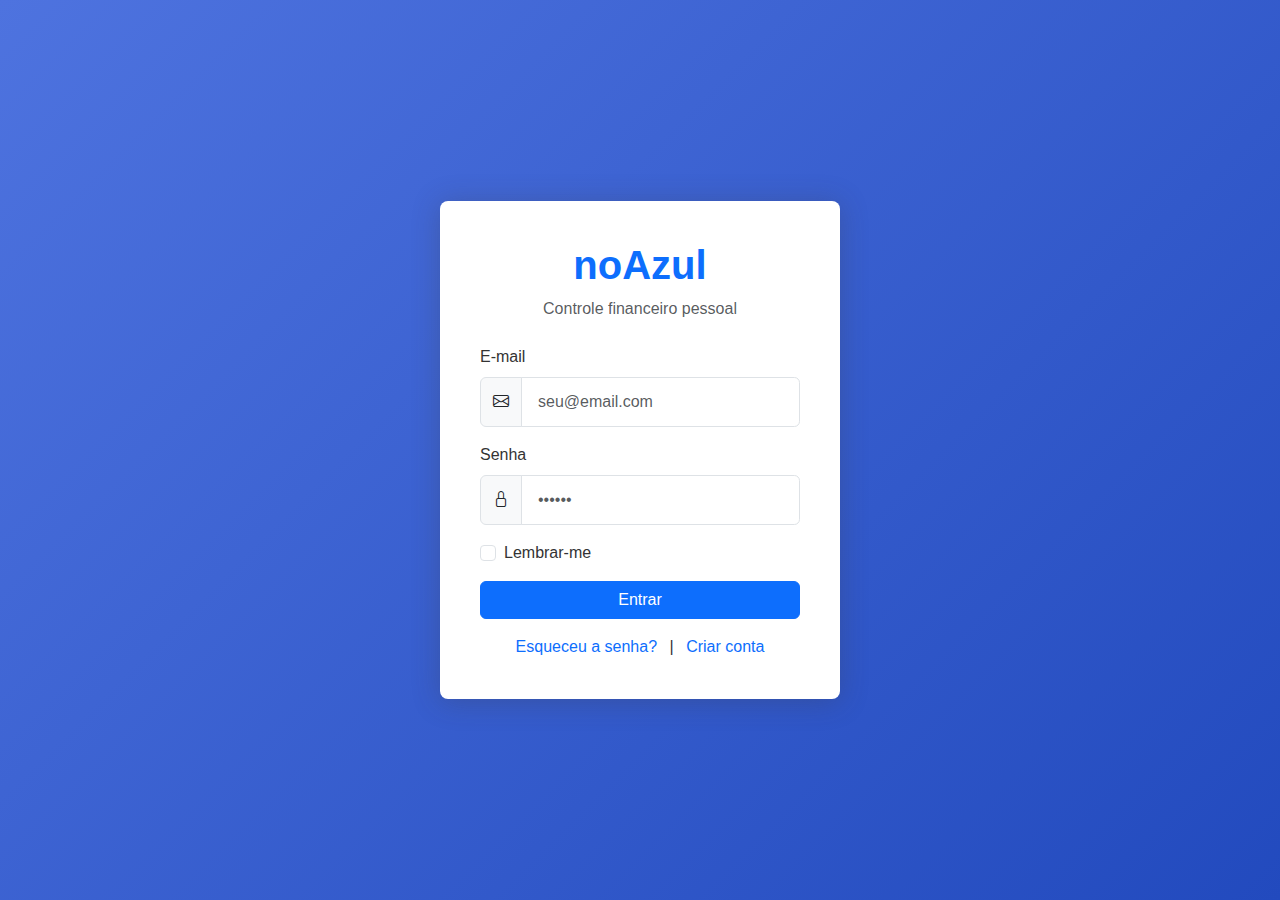
<file: index.html>
<!DOCTYPE html>
<html lang="pt-BR">
<head>
    <meta charset="UTF-8">
    <meta name="viewport" content="width=device-width, initial-scale=1.0">
    <title>noAzul - Login</title>
    <link href="https://cdn.jsdelivr.net/npm/bootstrap@5.3.0/dist/css/bootstrap.min.css" rel="stylesheet">
    <link href="https://cdn.jsdelivr.net/npm/bootstrap-icons@1.10.0/font/bootstrap-icons.css" rel="stylesheet">
    <link href="css/style.css" rel="stylesheet">
</head>
<body class="login-page">
    <div class="login-container">
        <div class="logo text-center mb-4">
            <!-- <img src="img/logo.png" alt="noAzul" width="80" class="mb-3"> -->
            <h1 class="text-primary">noAzul</h1>
            <p class="text-muted">Controle financeiro pessoal</p>
        </div>
        <form id="loginForm">
            <div class="mb-3">
                <label for="email" class="form-label">E-mail</label>
                <div class="input-group">
                    <span class="input-group-text"><i class="bi bi-envelope"></i></span>
                    <input type="email" class="form-control" id="email" placeholder="seu@email.com" required>
                </div>
            </div>
            <div class="mb-3">
                <label for="password" class="form-label">Senha</label>
                <div class="input-group">
                    <span class="input-group-text"><i class="bi bi-lock"></i></span>
                    <input type="password" class="form-control" id="password" placeholder="••••••" required>
                </div>
            </div>
            <div class="mb-3 form-check">
                <input type="checkbox" class="form-check-input" id="remember">
                <label class="form-check-label" for="remember">Lembrar-me</label>
            </div>
            <button type="button" class="btn btn-primary w-100 mb-3" id="btEntrar">Entrar</button>
            <div class="text-center">
                <a href="#" class="text-decoration-none">Esqueceu a senha?</a>
                <span class="mx-2">|</span>
                <a href="#" class="text-decoration-none">Criar conta</a>
            </div>
        </form>
    </div>

    <script src="https://code.jquery.com/jquery-3.6.0.min.js"></script>
    <script src="https://cdn.jsdelivr.net/npm/bootstrap@5.3.0/dist/js/bootstrap.bundle.min.js"></script>
    <script src="js/auth.js"></script>
</body>
</html>
</file>
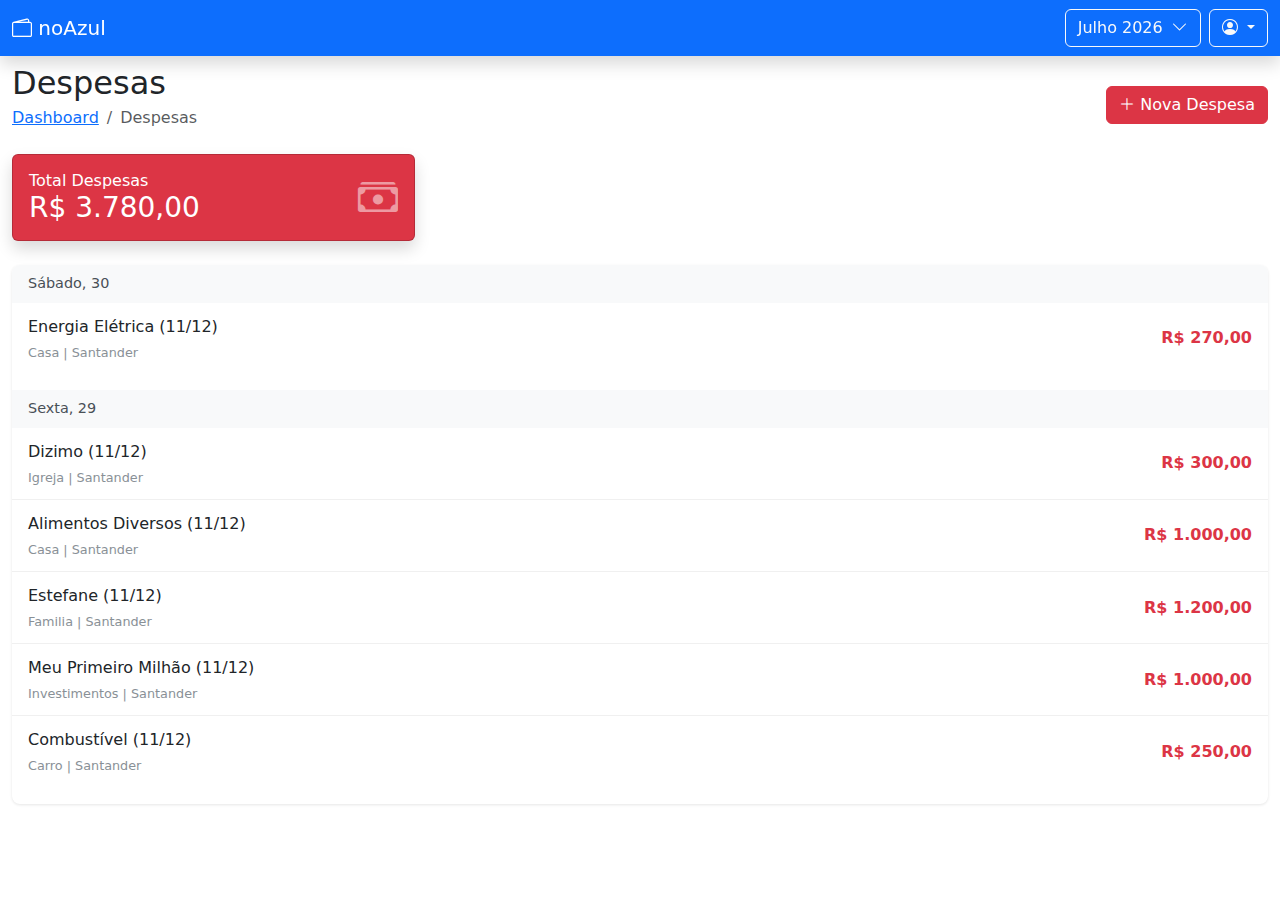
<file: despesas.html>
<!DOCTYPE html>
<html lang="pt-BR">
<head>
    <meta charset="UTF-8">
    <meta name="viewport" content="width=device-width, initial-scale=1.0">
    <title>noAzul - Despesas</title>
    <link href="https://cdn.jsdelivr.net/npm/bootstrap@5.3.0/dist/css/bootstrap.min.css" rel="stylesheet">
    <script src="https://code.jquery.com/jquery-3.6.0.min.js"></script>
    <script src="js/script.js"></script>
    <link href="https://cdn.jsdelivr.net/npm/bootstrap-icons@1.10.0/font/bootstrap-icons.css" rel="stylesheet">
    <link href="css/despesas.css" rel="stylesheet">
</head>
<body>
    <nav class="navbar navbar-expand-lg navbar-dark bg-primary fixed-top shadow">
        <div class="container-fluid">
            <a class="navbar-brand" href="dashboard.html">
                <i class="bi bi-wallet2"></i> noAzul
            </a>
            <button class="btn btn-outline-light ms-auto" id="monthYearBtn">
                <span id="currentMonthYear">Março 2023</span>
                <i class="bi bi-chevron-down ms-1"></i>
            </button>
            <div class="dropdown ms-2">
                <button class="btn btn-outline-light dropdown-toggle" data-bs-toggle="dropdown">
                    <i class="bi bi-person-circle"></i>
                </button>
                <ul class="dropdown-menu dropdown-menu-end">
                    <li><a class="dropdown-item" href="#"><i class="bi bi-person me-2"></i>Perfil</a></li>
                    <li><a class="dropdown-item" href="#"><i class="bi bi-gear me-2"></i>Configurações</a></li>
                    <li><hr class="dropdown-divider"></li>
                    <li><a class="dropdown-item" href="index.html"><i class="bi bi-box-arrow-right me-2"></i>Sair</a></li>
                </ul>
            </div>
        </div>
    </nav>
    
    <div class="container-fluid mt-5 pt-3">
        <div class="d-flex justify-content-between align-items-center mb-2">
            <div>
                <h2 class="mb-1">Despesas</h2>
                <nav aria-label="breadcrumb">
                    <ol class="breadcrumb">
                        <li class="breadcrumb-item"><a href="dashboard.html">Dashboard</a></li>
                        <li class="breadcrumb-item active">Despesas</li>
                    </ol>
                </nav>
            </div>
            <button class="btn btn-danger" data-bs-toggle="modal" data-bs-target="#novaDespesaModal">
                <i class="bi bi-plus-lg"></i> Nova Despesa
            </button>
        </div>

        <!-- Filtros e estatísticas -->
        <div class="row mb-4">
            <!-- <div class="col-md-8">
                <div class="card shadow">
                    <div class="card-body py-3">
                        <div class="d-flex align-items-center">
                            <button class="btn btn-outline-secondary me-2" id="filtroAvancadoBtn">
                                <i class="bi bi-funnel"></i> Filtros
                            </button>
                            <div class="input-group me-2" style="width: 200px;">
                                <span class="input-group-text"><i class="bi bi-calendar"></i></span>
                                <select class="form-select" id="periodoSelect">
                                    <option value="este-mes">Este Mês</option>
                                    <option value="mes-passado">Mês Passado</option>
                                    <option value="ultimos-3-meses">Últimos 3 Meses</option>
                                    <option value="personalizado">Personalizado</option>
                                </select>
                            </div> 
                            <div class="input-group" style="width: 200px;">
                                <span class="input-group-text"><i class="bi bi-tag"></i></span>
                                <select class="form-select" id="categoriaSelect">
                                    <option value="">Todas Categorias</option>
                                    <option value="alimentacao">Alimentação</option>
                                    <option value="moradia">Moradia</option>
                                    <option value="transporte">Transporte</option>
                                </select>
                            </div>
                        </div>
                    </div>
                </div>
            </div> -->
            <div class="col-md-4">
                <div class="card bg-danger text-white shadow">
                    <div class="card-body py-3">
                        <div class="d-flex justify-content-between align-items-center">
                            <div>
                                <h6 class="mb-0">Total Despesas</h6>
                                <h3 class="mb-0" id="totalDespesas">R$ 3.780,00</h3>
                            </div>
                            <i class="bi bi-cash-stack display-6 opacity-50"></i>
                        </div>
                    </div>
                </div>
            </div>
        </div>

        <!-- Lista de despesas -->
        <div class="transactions-list">
            <!-- Grupo por data - Sábado, 30 -->
            <div class="transaction-group">
                <div class="transaction-date bg-light">Sábado, 30</div>
                
                <div class="transaction-item">
                    <div class="transaction-main">
                        <div class="transaction-title">Energia Elétrica (11/12)</div>
                        <div class="transaction-details small text-muted">Casa | Santander</div> <!-- Texto menor e baixa densidade -->
                    </div>
                    <div class="transaction-amount text-danger">R$ 270,00</div>
                </div>
            </div>

            <!-- Grupo por data - Sexta, 29 -->
            <div class="transaction-group">
                <div class="transaction-date bg-light">Sexta, 29</div>
                
                <div class="transaction-item">
                    <div class="transaction-main">
                        <div class="transaction-title">Dizimo (11/12)</div>
                        <div class="transaction-details small text-muted">Igreja | Santander</div>
                    </div>
                    <div class="transaction-amount text-danger">R$ 300,00</div>
                </div>

                <div class="transaction-item">
                    <div class="transaction-main">
                        <div class="transaction-title">Alimentos Diversos (11/12)</div>
                        <div class="transaction-details small text-muted">Casa | Santander</div>
                    </div>
                    <div class="transaction-amount text-danger">R$ 1.000,00</div>
                </div>

                <div class="transaction-item">
                    <div class="transaction-main">
                        <div class="transaction-title">Estefane (11/12)</div>
                        <div class="transaction-details small text-muted">Familia | Santander</div>
                    </div>
                    <div class="transaction-amount text-danger">R$ 1.200,00</div>
                </div>

                <div class="transaction-item">
                    <div class="transaction-main">
                        <div class="transaction-title">Meu Primeiro Milhão (11/12)</div>
                        <div class="transaction-details small text-muted">Investimentos | Santander</div>
                    </div>
                    <div class="transaction-amount text-danger">R$ 1.000,00</div>
                </div>

                <div class="transaction-item">
                    <div class="transaction-main">
                        <div class="transaction-title">Combustível (11/12)</div>
                        <div class="transaction-details small text-muted">Carro | Santander</div>
                    </div>
                    <div class="transaction-amount text-danger">R$ 250,00</div>
                </div>
            </div>
        </div>
    </div>

    <!-- Modal de nova despesa -->
    <div class="modal fade" id="novaDespesaModal" tabindex="-1" aria-hidden="true">
        <div class="modal-dialog">
            <div class="modal-content">
                <div class="modal-header">
                    <h5 class="modal-title">Nova Despesa</h5>
                    <button type="button" class="btn-close" data-bs-dismiss="modal"></button>
                </div>
                <form id="formNovaDespesa">
                    <div class="modal-body">
                        <div class="mb-3">
                            <label for="despesaDescricao" class="form-label">Descrição</label>
                            <input type="text" class="form-control" id="despesaDescricao" required>
                        </div>
                        <div class="row mb-3">
                            <div class="col-md-6">
                                <label for="despesaValor" class="form-label">Valor (R$)</label>
                                <input type="number" step="0.01" class="form-control" id="despesaValor" required>
                            </div>
                            <div class="col-md-6">
                                <label for="despesaData" class="form-label">Data</label>
                                <input type="date" class="form-control" id="despesaData" required>
                            </div>
                        </div>
                        <div class="mb-3">
                            <label for="despesaCategoria" class="form-label">Categoria</label>
                            <select class="form-select" id="despesaCategoria" required>
                                <option value="">Selecione...</option>
                                <option value="alimentacao">Alimentação</option>
                                <option value="moradia">Moradia</option>
                                <option value="transporte">Transporte</option>
                                <option value="lazer">Lazer</option>
                                <option value="saude">Saúde</option>
                                <option value="outros">Outros</option>
                            </select>
                        </div>
                        <div class="mb-3">
                            <label for="despesaObservacao" class="form-label">Observação</label>
                            <textarea class="form-control" id="despesaObservacao" rows="2"></textarea>
                        </div>
                        <div class="mb-3 form-check">
                            <input type="checkbox" class="form-check-input" id="despesaEfetivada">
                            <label class="form-check-label" for="despesaEfetivada">Despesa efetivada</label>
                        </div>
                        <div class="mb-3">
                            <div class="form-check form-switch">
                                <input class="form-check-input" type="checkbox" id="despesaRepetir">
                                <label class="form-check-label" for="despesaRepetir">Repetir despesa</label>
                            </div>
                            <div id="repeticaoOptions" class="mt-2 p-3 bg-light rounded" style="display: none;">
                                <div class="mb-2">
                                    <label class="form-label">Repetir a cada</label>
                                    <div class="input-group">
                                        <input type="number" class="form-control" value="1" min="1">
                                        <select class="form-select">
                                            <option value="month">Mês(es)</option>
                                            <option value="year">Ano(s)</option>
                                        </select>
                                    </div>
                                </div>
                                <div class="mb-2">
                                    <label class="form-label">Até</label>
                                    <div>
                                        <div class="form-check">
                                            <input class="form-check-input" type="radio" name="repetirAte" id="repetirAteData" checked>
                                            <label class="form-check-label" for="repetirAteData">
                                                Data específica
                                            </label>
                                            <input type="date" class="form-control mt-1" id="repetirAteDataValue">
                                        </div>
                                        <div class="form-check">
                                            <input class="form-check-input" type="radio" name="repetirAte" id="repetirAteVezes">
                                            <label class="form-check-label" for="repetirAteVezes">
                                                Número de ocorrências
                                            </label>
                                            <input type="number" class="form-control mt-1" id="repetirAteVezesValue" min="2" value="12" disabled>
                                        </div>
                                    </div>
                                </div>
                            </div>
                        </div>
                    </div>
                    <div class="modal-footer">
                        <button type="button" class="btn btn-secondary" data-bs-dismiss="modal">Cancelar</button>
                        <button type="submit" class="btn btn-danger">Salvar Despesa</button>
                    </div>
                </form>
            </div>
        </div>
    </div>

    <!-- Modal de filtro avançado -->
    <div class="modal fade" id="filtroAvancadoModal" tabindex="-1" aria-hidden="true">
        <div class="modal-dialog modal-lg">
            <div class="modal-content">
                <div class="modal-header">
                    <h5 class="modal-title">Filtro Avançado</h5>
                    <button type="button" class="btn-close" data-bs-dismiss="modal"></button>
                </div>
                <form id="formFiltroAvancado">
                    <div class="modal-body">
                        <div class="row mb-3">
                            <div class="col-md-6">
                                <label for="filtroDataInicio" class="form-label">Data Inicial</label>
                                <input type="date" class="form-control" id="filtroDataInicio">
                            </div>
                            <div class="col-md-6">
                                <label for="filtroDataFim" class="form-label">Data Final</label>
                                <input type="date" class="form-control" id="filtroDataFim">
                            </div>
                        </div>
                        <div class="mb-3">
                            <label for="filtroCategoria" class="form-label">Categoria</label>
                            <select class="form-select" id="filtroCategoria" multiple>
                                <option value="alimentacao">Alimentação</option>
                                <option value="moradia">Moradia</option>
                                <option value="transporte">Transporte</option>
                                <option value="lazer">Lazer</option>
                                <option value="saude">Saúde</option>
                                <option value="outros">Outros</option>
                            </select>
                        </div>
                        <div class="mb-3">
                            <label for="filtroValorMin" class="form-label">Valor Mínimo</label>
                            <input type="number" step="0.01" class="form-control" id="filtroValorMin" placeholder="R$ 0,00">
                        </div>
                        <div class="mb-3">
                            <label for="filtroValorMax" class="form-label">Valor Máximo</label>
                            <input type="number" step="0.01" class="form-control" id="filtroValorMax" placeholder="R$ 10.000,00">
                        </div>
                        <div class="mb-3">
                            <label class="form-label">Status</label>
                            <div>
                                <div class="form-check form-check-inline">
                                    <input class="form-check-input" type="checkbox" id="filtroStatusEfetivado" checked>
                                    <label class="form-check-label" for="filtroStatusEfetivado">Efetivado</label>
                                </div>
                                <div class="form-check form-check-inline">
                                    <input class="form-check-input" type="checkbox" id="filtroStatusPendente" checked>
                                    <label class="form-check-label" for="filtroStatusPendente">Pendente</label>
                                </div>
                            </div>
                        </div>
                        <div class="mb-3">
                            <label for="filtroDescricao" class="form-label">Palavra-chave</label>
                            <input type="text" class="form-control" id="filtroDescricao" placeholder="Pesquisar na descrição">
                        </div>
                        <div class="mb-3">
                            <label class="form-label">Forma de Pagamento</label>
                            <div>
                                <div class="form-check form-check-inline">
                                    <input class="form-check-input" type="checkbox" id="filtroPagamentoDinheiro" checked>
                                    <label class="form-check-label" for="filtroPagamentoDinheiro">Dinheiro</label>
                                </div>
                                <div class="form-check form-check-inline">
                                    <input class="form-check-input" type="checkbox" id="filtroPagamentoCartao" checked>
                                    <label class="form-check-label" for="filtroPagamentoCartao">Cartão</label>
                                </div>
                                <div class="form-check form-check-inline">
                                    <input class="form-check-input" type="checkbox" id="filtroPagamentoPix" checked>
                                    <label class="form-check-label" for="filtroPagamentoPix">PIX</label>
                                </div>
                            </div>
                        </div>
                    </div>
                    <div class="modal-footer">
                        <button type="button" class="btn btn-outline-secondary" id="limparFiltros">Limpar Filtros</button>
                        <button type="submit" class="btn btn-danger">Aplicar Filtros</button>
                    </div>
                </form>
            </div>
        </div>
    </div>

    <script src="https://code.jquery.com/jquery-3.6.0.min.js"></script>
    <script src="https://cdn.jsdelivr.net/npm/bootstrap@5.3.0/dist/js/bootstrap.bundle.min.js"></script>
    <script src="js/despesas.js"></script>
</body>
</html>
</file>
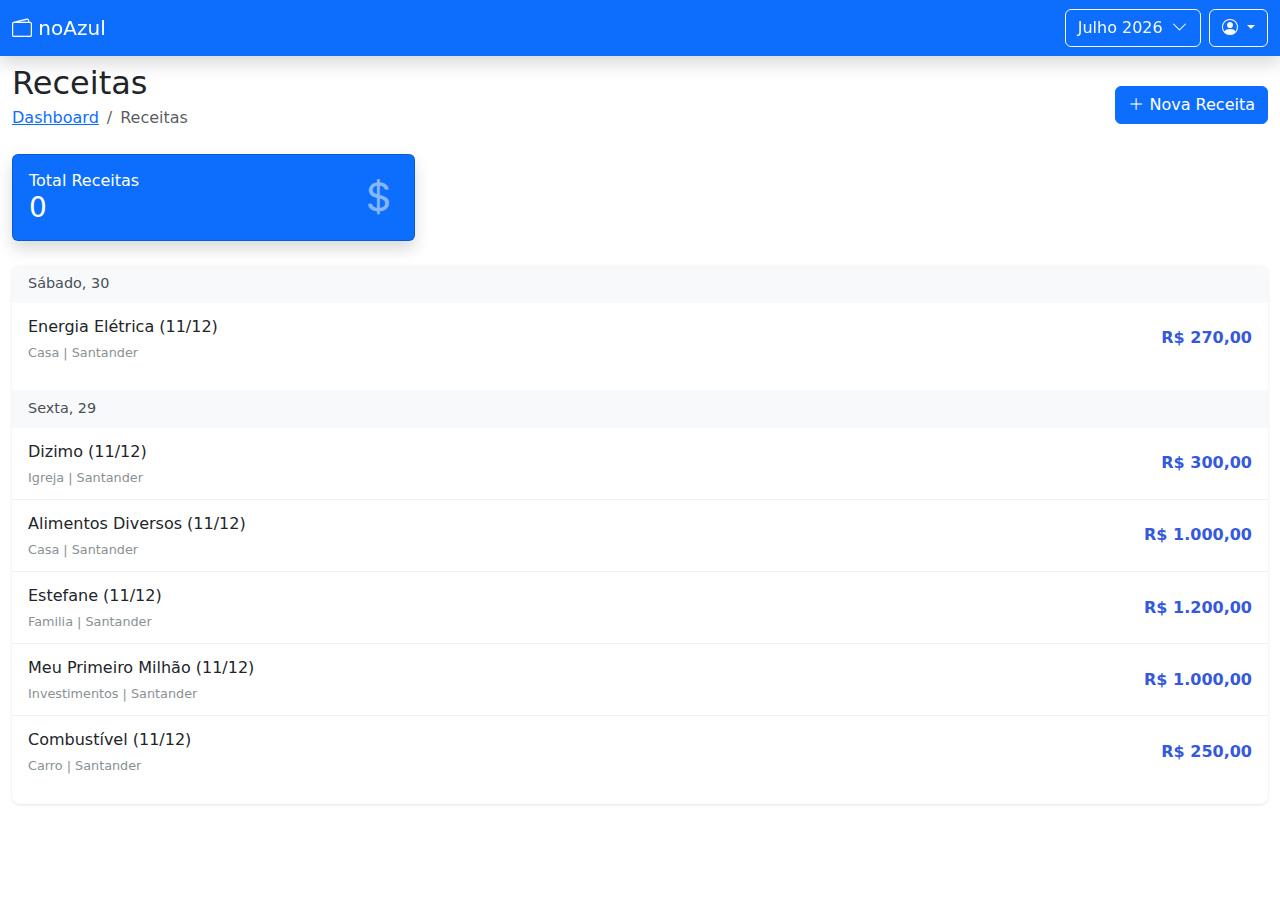
<file: receitas.html>
<!DOCTYPE html>
<html lang="pt-BR">
<head>
    <meta charset="UTF-8">
    <meta name="viewport" content="width=device-width, initial-scale=1.0">
    <title>noAzul - Receitas</title>
    <link href="https://cdn.jsdelivr.net/npm/bootstrap@5.3.0/dist/css/bootstrap.min.css" rel="stylesheet">
    <link href="https://cdn.jsdelivr.net/npm/bootstrap-icons@1.10.0/font/bootstrap-icons.css" rel="stylesheet">
    <script src="https://code.jquery.com/jquery-3.6.0.min.js"></script>
    <link href="css/receitas.css" rel="stylesheet">
    <script src="js/script.js"></script>
</head>
<body>
    <nav class="navbar navbar-expand-lg navbar-dark bg-primary fixed-top shadow">
        <div class="container-fluid">
            <a class="navbar-brand" href="dashboard.html">
                <i class="bi bi-wallet2"></i> noAzul
            </a>
            <button class="btn btn-outline-light ms-auto" id="monthYearBtn">
                <span id="currentMonthYear"></span>
                <i class="bi bi-chevron-down ms-1"></i>
            </button>
            <div class="dropdown ms-2">
                <button class="btn btn-outline-light dropdown-toggle" data-bs-toggle="dropdown">
                    <i class="bi bi-person-circle"></i>
                </button>
                <ul class="dropdown-menu dropdown-menu-end">
                    <li><a class="dropdown-item" href="#"><i class="bi bi-person me-2"></i>Perfil</a></li>
                    <li><a class="dropdown-item" href="#"><i class="bi bi-gear me-2"></i>Configurações</a></li>
                    <li><hr class="dropdown-divider"></li>
                    <li><a class="dropdown-item" href="index.html"><i class="bi bi-box-arrow-right me-2"></i>Sair</a></li>
                </ul>
            </div>
        </div>
    </nav>
    
    <div class="container-fluid mt-5 pt-3">
        <div class="d-flex justify-content-between align-items-center mb-2">
            <div>
                <h2 class="mb-1">Receitas</h2>
                <nav aria-label="breadcrumb">
                    <ol class="breadcrumb">
                        <li class="breadcrumb-item"><a href="dashboard.html">Dashboard</a></li>
                        <li class="breadcrumb-item active">Receitas</li>
                    </ol>
                </nav>
            </div>
            <button class="btn btn-primary" data-bs-toggle="modal" data-bs-target="#novaReceitaModal">
                <i class="bi bi-plus-lg"></i> Nova Receita
            </button>
        </div>

        <!-- Filtros e estatísticas -->
        <div class="row mb-4">
            <!-- <div class="col-md-8">
                <div class="card shadow">
                    <div class="card-body py-3">
                        <div class="d-flex align-items-center">
                            <button class="btn btn-outline-secondary me-2" id="filtroAvancadoBtn">
                                <i class="bi bi-funnel"></i> Filtros
                            </button>
                            <div class="input-group me-2" style="width: 200px;">
                                <span class="input-group-text"><i class="bi bi-calendar"></i></span>
                                <select class="form-select" id="periodoSelect">
                                    <option value="este-mes">Este Mês</option>
                                    <option value="mes-passado">Mês Passado</option>
                                    <option value="ultimos-3-meses">Últimos 3 Meses</option>
                                    <option value="personalizado">Personalizado</option>
                                </select>
                            </div>
                            <div class="input-group" style="width: 200px;">
                                <span class="input-group-text"><i class="bi bi-tag"></i></span>
                                <select class="form-select" id="categoriaSelect">
                                    <option value="">Todas Categorias</option>
                                    <option value="salario">Salário</option>
                                    <option value="freelance">Freelance</option>
                                    <option value="investimentos">Investimentos</option>
                                </select>
                            </div>
                        </div>
                    </div>
                </div>
            </div> -->
            <div class="col-md-4">
                <div class="card bg-primary text-white shadow">
                    <div class="card-body py-3">
                        <div class="d-flex justify-content-between align-items-center">
                            <div>
                                <h6 class="mb-0">Total Receitas</h6>
                                <h3 class="mb-0" id="totalReceitas">0</h3>
                            </div>
                            <i class="bi bi-currency-dollar display-6 opacity-50"></i>
                        </div>
                    </div>
                </div>
            </div>
        </div>

        <!-- Lista de receitas -->
        <div class="transactions-list">
            <!-- Grupo por data - Sábado, 30 -->
            <div class="transaction-group">
                <div class="transaction-date bg-light">Sábado, 30</div>
                
                <div class="transaction-item">
                    <div class="transaction-main">
                        <div class="transaction-title">Energia Elétrica (11/12)</div>
                        <div class="transaction-details small text-muted">Casa | Santander</div> <!-- Texto menor e baixa densidade -->
                    </div>
                    <div class="transaction-amount text-danger">R$ 270,00</div>
                </div>
            </div>

            <!-- Grupo por data - Sexta, 29 -->
            <div class="transaction-group">
                <div class="transaction-date bg-light">Sexta, 29</div>
                
                <div class="transaction-item">
                    <div class="transaction-main">
                        <div class="transaction-title">Dizimo (11/12)</div>
                        <div class="transaction-details small text-muted">Igreja | Santander</div>
                    </div>
                    <div class="transaction-amount text-danger">R$ 300,00</div>
                </div>

                <div class="transaction-item">
                    <div class="transaction-main">
                        <div class="transaction-title">Alimentos Diversos (11/12)</div>
                        <div class="transaction-details small text-muted">Casa | Santander</div>
                    </div>
                    <div class="transaction-amount text-danger">R$ 1.000,00</div>
                </div>

                <div class="transaction-item">
                    <div class="transaction-main">
                        <div class="transaction-title">Estefane (11/12)</div>
                        <div class="transaction-details small text-muted">Familia | Santander</div>
                    </div>
                    <div class="transaction-amount text-danger">R$ 1.200,00</div>
                </div>

                <div class="transaction-item">
                    <div class="transaction-main">
                        <div class="transaction-title">Meu Primeiro Milhão (11/12)</div>
                        <div class="transaction-details small text-muted">Investimentos | Santander</div>
                    </div>
                    <div class="transaction-amount text-danger">R$ 1.000,00</div>
                </div>

                <div class="transaction-item">
                    <div class="transaction-main">
                        <div class="transaction-title">Combustível (11/12)</div>
                        <div class="transaction-details small text-muted">Carro | Santander</div>
                    </div>
                    <div class="transaction-amount text-danger">R$ 250,00</div>
                </div>
            </div>
        </div>
    </div>

    <!-- Modal de nova receita -->
    <div class="modal fade" id="novaReceitaModal" tabindex="-1" aria-hidden="true">
        <div class="modal-dialog">
            <div class="modal-content">
                <div class="modal-header">
                    <h5 class="modal-title">Nova Receita</h5>
                    <button type="button" class="btn-close" data-bs-dismiss="modal"></button>
                </div>
                <form id="formNovaReceita">
                    <div class="modal-body">
                        <div class="mb-3">
                            <label for="receitaDescricao" class="form-label">Descrição</label>
                            <input type="text" class="form-control" id="receitaDescricao" required>
                        </div>
                        <div class="row mb-3">
                            <div class="col-md-6">
                                <label for="receitaValor" class="form-label">Valor (R$)</label>
                                <input type="number" step="0.01" class="form-control" id="receitaValor" required>
                            </div>
                            <div class="col-md-6">
                                <label for="receitaData" class="form-label">Data</label>
                                <input type="date" class="form-control" id="receitaData" required>
                            </div>
                        </div>
                        <div class="mb-3">
                            <label for="receitaConta" class="form-label">Conta</label>
                            <select class="form-select" id="receitaConta" required>
                                <option value="">Selecione uma conta...</option>
                                <option value="1">Santander</option>
                                <option value="2">Nubank</option>
                                <!-- Preencher dinamicamente via API -->
                            </select>
                        </div>
                        <div class="mb-3">
                            <label for="receitaCategoria" class="form-label">Categoria</label>
                            <select class="form-select" id="receitaCategoria" required>
                                <option value="">Selecione uma categoria...</option>
                                <option value="1">Salário</option>
                                <option value="2">Freelance</option>
                                <!-- Preencher dinamicamente via API -->
                            </select>
                        </div>
                        <div class="mb-3">
                            <label for="receitaObservacao" class="form-label">Observação</label>
                            <textarea class="form-control" id="receitaObservacao" rows="2"></textarea>
                        </div>
                        <div class="mb-3 form-check">
                            <input type="checkbox" class="form-check-input" id="receitaEfetivada">
                            <label class="form-check-label" for="receitaEfetivada">Receita efetivada</label>
                        </div>
                        <div class="mb-3">
                            <div class="form-check form-switch">
                                <input class="form-check-input" type="checkbox" id="receitaRepetir">
                                <label class="form-check-label" for="receitaRepetir">Repetir receita</label>
                            </div>
                            <div id="repeticaoOptions" class="mt-2 p-3 bg-light rounded" style="display: none;">
                                <div class="mb-2">
                                    <label class="form-label">Repetir a cada</label>
                                    <div class="input-group">
                                        <input type="number" class="form-control" value="1" min="1">
                                        <select class="form-select">
                                            <option value="month">Mês(es)</option>
                                            <option value="year">Ano(s)</option>
                                        </select>
                                    </div>
                                </div>
                                <div class="mb-2">
                                    <label class="form-label">Até</label>
                                    <div>
                                        <div class="form-check">
                                            <input class="form-check-input" type="radio" name="repetirAte" id="repetirAteData" checked>
                                            <label class="form-check-label" for="repetirAteData">
                                                Data específica
                                            </label>
                                            <input type="date" class="form-control mt-1" id="repetirAteDataValue">
                                        </div>
                                        <div class="form-check">
                                            <input class="form-check-input" type="radio" name="repetirAte" id="repetirAteVezes">
                                            <label class="form-check-label" for="repetirAteVezes">
                                                Número de ocorrências
                                            </label>
                                            <input type="number" class="form-control mt-1" id="repetirAteVezesValue" min="2" value="12" disabled>
                                        </div>
                                    </div>
                                </div>
                            </div>
                        </div>
                    </div>
                    <div class="modal-footer">
                        <button type="button" class="btn btn-secondary" data-bs-dismiss="modal">Cancelar</button>
                        <button type="submit" class="btn btn-primary">Salvar Receita</button>
                    </div>
                </form>
            </div>
        </div>
    </div>

    <!-- Modal de filtro avançado -->
    <div class="modal fade" id="filtroAvancadoModal" tabindex="-1" aria-hidden="true">
        <div class="modal-dialog modal-lg">
            <div class="modal-content">
                <div class="modal-header">
                    <h5 class="modal-title">Filtro Avançado</h5>
                    <button type="button" class="btn-close" data-bs-dismiss="modal"></button>
                </div>
                <form id="formFiltroAvancado">
                    <div class="modal-body">
                        <div class="row mb-3">
                            <div class="col-md-6">
                                <label for="filtroDataInicio" class="form-label">Data Inicial</label>
                                <input type="date" class="form-control" id="filtroDataInicio">
                            </div>
                            <div class="col-md-6">
                                <label for="filtroDataFim" class="form-label">Data Final</label>
                                <input type="date" class="form-control" id="filtroDataFim">
                            </div>
                        </div>
                        <div class="mb-3">
                            <label for="filtroCategoria" class="form-label">Categoria</label>
                            <select class="form-select" id="filtroCategoria" multiple>
                                <option value="salario">Salário</option>
                                <option value="freelance">Freelance</option>
                                <option value="investimentos">Investimentos</option>
                                <option value="outros">Outros</option>
                            </select>
                        </div>
                        <div class="mb-3">
                            <label for="filtroValorMin" class="form-label">Valor Mínimo</label>
                            <input type="number" step="0.01" class="form-control" id="filtroValorMin" placeholder="R$ 0,00">
                        </div>
                        <div class="mb-3">
                            <label for="filtroValorMax" class="form-label">Valor Máximo</label>
                            <input type="number" step="0.01" class="form-control" id="filtroValorMax" placeholder="R$ 10.000,00">
                        </div>
                        <div class="mb-3">
                            <label class="form-label">Status</label>
                            <div>
                                <div class="form-check form-check-inline">
                                    <input class="form-check-input" type="checkbox" id="filtroStatusEfetivado" checked>
                                    <label class="form-check-label" for="filtroStatusEfetivado">Efetivado</label>
                                </div>
                                <div class="form-check form-check-inline">
                                    <input class="form-check-input" type="checkbox" id="filtroStatusPendente" checked>
                                    <label class="form-check-label" for="filtroStatusPendente">Pendente</label>
                                </div>
                            </div>
                        </div>
                        <div class="mb-3">
                            <label for="filtroDescricao" class="form-label">Palavra-chave</label>
                            <input type="text" class="form-control" id="filtroDescricao" placeholder="Pesquisar na descrição">
                        </div>
                    </div>
                    <div class="modal-footer">
                        <button type="button" class="btn btn-outline-secondary" id="limparFiltros">Limpar Filtros</button>
                        <button type="submit" class="btn btn-primary">Aplicar Filtros</button>
                    </div>
                </form>
            </div>
        </div>
    </div>

    <script src="https://code.jquery.com/jquery-3.6.0.min.js"></script>
    <script src="https://cdn.jsdelivr.net/npm/bootstrap@5.3.0/dist/js/bootstrap.bundle.min.js"></script>
    <script src="js/receitas.js"></script>
</body>
</html>
</file>
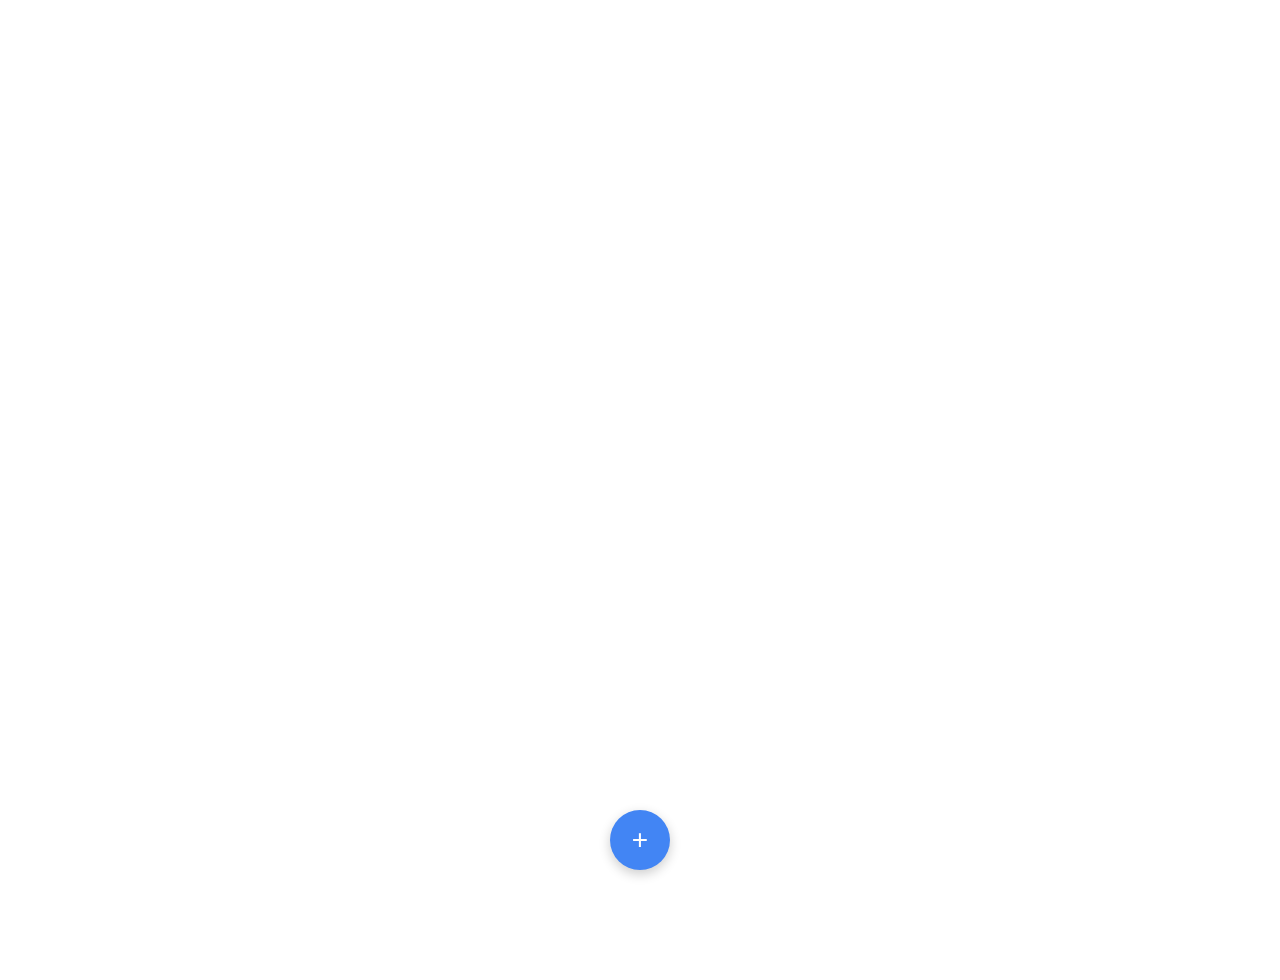
<file: testeBotao.html>
<!DOCTYPE html>
<html lang="pt-br">
<head>
    <meta charset="UTF-8">
    <meta name="viewport" content="width=device-width, initial-scale=1.0">
    <title>Botão Flutuante</title>
    <link rel="stylesheet" href="https://cdnjs.cloudflare.com/ajax/libs/font-awesome/6.0.0-beta3/css/all.min.css">
    <style>
        body {
            font-family: Arial, sans-serif;
            margin: 0;
            min-height: 100vh;
            position: relative;
            padding-bottom: 80px; /* Espaço reduzido para o botão menor */
        }
        
        .fab-container {
            position: fixed;
            bottom: 30px;
            left: 50%;
            transform: translateX(-50%);
            width: 60px; /* Ajustado para o botão principal de 60px */
            height: 60px;
            z-index: 1000;
        }
        
        .main-button {
            position: absolute;
            width: 60px; /* Reduzido de 80px para 60px */
            height: 60px;
            border-radius: 50%;
            background-color: #4285f4;
            color: white;
            border: none;
            cursor: pointer;
            box-shadow: 0 4px 12px rgba(0,0,0,0.2);
            font-size: 28px; /* Reduzido de 36px para 28px */
            z-index: 10;
            transition: all 0.3s;
            bottom: 0;
            left: 0;
            display: flex;
            justify-content: center;
            align-items: center;
        }
        
        .main-button:hover {
            transform: scale(1.05);
            box-shadow: 0 6px 16px rgba(0,0,0,0.3);
        }
        
        .sub-button {
            position: absolute;
            width: 40px; /* Reduzido de 60px para 40px */
            height: 40px;
            border-radius: 50%;
            background-color: white;
            border: none;
            cursor: pointer;
            box-shadow: 0 3px 10px rgba(0,0,0,0.2);
            font-size: 18px; /* Reduzido de 24px para 18px */
            transition: all 0.4s cubic-bezier(0.68, -0.55, 0.265, 1.55);
            opacity: 0;
            z-index: 1;
            display: flex;
            justify-content: center;
            align-items: center;
            bottom: 10px;
            left: 10px;
        }
        
        .sub-button:hover {
            transform: scale(1.1) !important;
        }
        
        /* Cores dos botões */
        .sub-button:nth-child(2) {
            background-color: #ff4444;
            color: white;
        }
        
        .sub-button:nth-child(3) {
            background-color: #00C851;
            color: white;
        }
        
        .sub-button:nth-child(4) {
            background-color: #ffbb33;
            color: white;
        }
        
        .sub-button:nth-child(5) {
            background-color: #33b5e5;
            color: white;
        }
        
        /* Posicionamento semicircular uniforme - ajustado para os novos tamanhos */
        .active .sub-button:nth-child(2) {
            opacity: 1;
            transform: translate(-70px, -40px);
        }
        
        .active .sub-button:nth-child(3) {
            opacity: 1;
            transform: translate(-30px, -70px);
        }
        
        .active .sub-button:nth-child(4) {
            opacity: 1;
            transform: translate(30px, -70px);
        }
        
        .active .sub-button:nth-child(5) {
            opacity: 1;
            transform: translate(70px, -40px);
        }
        
        .tooltip {
            position: absolute;
            background-color: #333;
            color: white;
            padding: 5px 10px;
            border-radius: 4px;
            font-size: 12px;
            white-space: nowrap;
            pointer-events: none;
            opacity: 0;
            transition: opacity 0.3s;
            bottom: -30px; /* Ajustado para botões menores */
            left: 50%;
            transform: translateX(-50%);
        }
        
        .sub-button:hover .tooltip {
            opacity: 1;
        }
        
        .rotate-plus {
            transform: rotate(45deg);
            transition: transform 0.3s;
        }
    </style>
</head>
<body>
    <div class="fab-container">
        <button class="main-button" id="mainButton">+</button>
        <button class="sub-button" id="despesas">
            <i class="fas fa-money-bill-wave"></i>
            <span class="tooltip">Despesas</span>
        </button>
        <button class="sub-button" id="receitas">
            <i class="fas fa-hand-holding-usd"></i>
            <span class="tooltip">Receitas</span>
        </button>
        <button class="sub-button" id="categorias">
            <i class="fas fa-tags"></i>
            <span class="tooltip">Categorias</span>
        </button>
        <button class="sub-button" id="contas">
            <i class="fas fa-wallet"></i>
            <span class="tooltip">Contas</span>
        </button>
    </div>

    <script>
        const mainButton = document.getElementById('mainButton');
        const fabContainer = document.querySelector('.fab-container');
        
        mainButton.addEventListener('click', () => {
            fabContainer.classList.toggle('active');
            mainButton.classList.toggle('rotate-plus');
        });
        
        // Fechar ao clicar fora
        document.addEventListener('click', (e) => {
            if (!fabContainer.contains(e.target)) {
                fabContainer.classList.remove('active');
                mainButton.classList.remove('rotate-plus');
            }
        });
        
        // Adicionar eventos para os botões secundários
        document.getElementById('despesas').addEventListener('click', () => {
            alert('Cadastrar Despesa');
            fabContainer.classList.remove('active');
            mainButton.classList.remove('rotate-plus');
        });
        
        document.getElementById('receitas').addEventListener('click', () => {
            alert('Cadastrar Receita');
            fabContainer.classList.remove('active');
            mainButton.classList.remove('rotate-plus');
        });
        
        document.getElementById('categorias').addEventListener('click', () => {
            alert('Cadastrar Categoria');
            fabContainer.classList.remove('active');
            mainButton.classList.remove('rotate-plus');
        });
        
        document.getElementById('contas').addEventListener('click', () => {
            alert('Cadastrar Conta');
            fabContainer.classList.remove('active');
            mainButton.classList.remove('rotate-plus');
        });
    </script>
</body>
</html>
</file>
<file: css/style.css>
/* Estilos globais */
:root {
    --primary: #4e73df;
    --secondary: #858796;
    --success: #1cc88a;
    --info: #36b9cc;
    --warning: #f6c23e;
    --danger: #e74a3b;
    --light: #f8f9fc;
    --dark: #5a5c69;
}

body {
    font-family: 'Nunito', -apple-system, BlinkMacSystemFont, 'Segoe UI', Roboto, 'Helvetica Neue', Arial, sans-serif;
    background-color: #f8f9fc;
    color: #333;
}

/* Estilo da página de login */
.login-page {
    display: flex;
    justify-content: center;
    align-items: center;
    min-height: 100vh;
    background: linear-gradient(135deg, var(--primary) 0%, #224abe 100%);
}

.login-container {
    background: white;
    padding: 2.5rem;
    border-radius: 0.5rem;
    box-shadow: 0 0.15rem 1.75rem 0 rgba(58, 59, 69, 0.3);
    width: 100%;
    max-width: 400px;
}

.logo h1 {
    font-weight: 800;
    font-size: 2.5rem;
}

/* Barra de navegação */
.navbar {
    box-shadow: 0 0.15rem 1.75rem 0 rgba(58, 59, 69, 0.15);
    padding: 0.75rem 1rem;
}

.navbar-brand {
    font-weight: 800;
    font-size: 1.25rem;
}

/* Cards */
.card {
    border: none;
    border-radius: 0.35rem;
    box-shadow: 0 0.15rem 1.75rem 0 rgba(58, 59, 69, 0.1);
    margin-bottom: 1.5rem;
}

.card-header {
    background-color: #f8f9fc;
    border-bottom: 1px solid #e3e6f0;
    padding: 1rem 1.35rem;
}

.total-card {
    transition: transform 0.2s;
}

.total-card:hover {
    transform: translateY(-5px);
}

/* Tabelas */
.table {
    color: #5a5c69;
}

.table-hover tbody tr:hover {
    background-color: rgba(0, 0, 0, 0.02);
}

/* Formulários */
.form-control, .form-select {
    padding: 0.75rem 1rem;
    border-radius: 0.35rem;
}

.form-control:focus, .form-select:focus {
    border-color: #bac8f3;
    box-shadow: 0 0 0 0.2rem rgba(78, 115, 223, 0.25);
}

/* Progress bars */
.progress {
    border-radius: 0.35rem;
    height: 1rem;
}

.progress-bar {
    border-radius: 0.35rem;
}

/* Badges */
.badge {
    font-weight: 500;
    padding: 0.35em 0.65em;
}

/* Opções de cor */
.color-option input[type="radio"] {
    display: none;
}

.color-option label {
    display: inline-block;
    width: 30px;
    height: 30px;
    border-radius: 50%;
    cursor: pointer;
    border: 2px solid transparent;
}

.color-option input[type="radio"]:checked + label {
    border-color: #333;
}

/* Responsividade */
@media (max-width: 768px) {
    .login-container {
        padding: 1.5rem;
        margin: 1rem;
    }
    
    .card-header {
        padding: 0.75rem;
    }
}
</file>
<file: css/despesas.css>
/* Estilo para a lista de transações */
.transactions-list {
    background-color: #fff;
    border-radius: 0.5rem;
    box-shadow: 0 1px 3px rgba(0, 0, 0, 0.1);
    overflow: hidden;
}

.transaction-group {
    margin-bottom: 1rem;
}

.transaction-date {
    padding: 0.5rem 1rem;
    font-weight: 500;
    color: #495057;
    background-color: #f8f9fa;
    font-size: 0.9rem;
}

.transaction-item {
    display: flex;
    justify-content: space-between;
    align-items: center;
    padding: 0.75rem 1rem;
    border-bottom: 1px solid #f0f0f0;
}

.transaction-item:last-child {
    border-bottom: none;
}

.transaction-main {
    flex: 1;
}

.transaction-title {
    font-weight: 500;
    color: #212529;
    margin-bottom: 0.25rem;
}

.transaction-details {
    font-size: 0.8rem;
    color: #6c757d !important;
    opacity: 0.8;
}

.transaction-amount {
    font-weight: 600;
    font-size: 1rem;
    margin-left: 1rem;
    white-space: nowrap;
}

/* Ajustes para mobile */
@media (max-width: 576px) {
    .transaction-item {
        padding: 0.6rem;
        flex-direction: row;
        align-items: flex-start;
    }
    
    .transaction-amount {
        margin-left: 0.5rem;
        font-size: 0.9rem;
    }
    
    .transaction-title {
        font-size: 0.95rem;
    }
    
    .transaction-details {
        font-size: 0.75rem;
    }
    
    /* Garante que os totais ficarão lado a lado mesmo em mobile */
    .row.g-2 {
        margin-left: -0.25rem;
        margin-right: -0.25rem;
    }
    
    .col-6 {
        padding-left: 0.25rem;
        padding-right: 0.25rem;
    }
    
    .card-body {
        padding: 0.5rem !important;
    }
    
    h6.card-title {
        font-size: 0.8rem;
    }
    
    h4.card-text {
        font-size: 1rem;
    }
}

/* Cores para os valores */
.text-danger {
    color: #dc3545 !important;
}

.text-success {
    color: #28a745 !important;
}
</file>
<file: css/receitas.css>
/* Estilo para a lista de transações */
.transactions-list {
    background-color: #fff;
    border-radius: 0.5rem;
    box-shadow: 0 1px 3px rgba(0, 0, 0, 0.1);
    overflow: hidden;
}

.transaction-group {
    margin-bottom: 1rem;
}

.transaction-date {
    padding: 0.5rem 1rem;
    font-weight: 500;
    color: #495057;
    background-color: #f8f9fa;
    font-size: 0.9rem;
}

.transaction-item {
    display: flex;
    justify-content: space-between;
    align-items: center;
    padding: 0.75rem 1rem;
    border-bottom: 1px solid #f0f0f0;
}

.transaction-item:last-child {
    border-bottom: none;
}

.transaction-main {
    flex: 1;
}

.transaction-title {
    font-weight: 500;
    color: #212529;
    margin-bottom: 0.25rem;
}

.transaction-details {
    font-size: 0.8rem;
    color: #6c757d !important;
    opacity: 0.8;
}

.transaction-amount {
    font-weight: 600;
    font-size: 1rem;
    margin-left: 1rem;
    white-space: nowrap;
}

/* Ajustes para mobile */
@media (max-width: 576px) {
    .transaction-item {
        padding: 0.6rem;
        flex-direction: row;
        align-items: flex-start;
    }
    
    .transaction-amount {
        margin-left: 0.5rem;
        font-size: 0.9rem;
    }
    
    .transaction-title {
        font-size: 0.95rem;
    }
    
    .transaction-details {
        font-size: 0.75rem;
    }
    
    /* Garante que os totais ficarão lado a lado mesmo em mobile */
    .row.g-2 {
        margin-left: -0.25rem;
        margin-right: -0.25rem;
    }
    
    .col-6 {
        padding-left: 0.25rem;
        padding-right: 0.25rem;
    }
    
    .card-body {
        padding: 0.5rem !important;
    }
    
    h6.card-title {
        font-size: 0.8rem;
    }
    
    h4.card-text {
        font-size: 1rem;
    }
}

/* Cores para os valores */
.text-danger {
    color: #3559dc !important;
}

.text-success {
    color: #28a745 !important;
}
</file>
